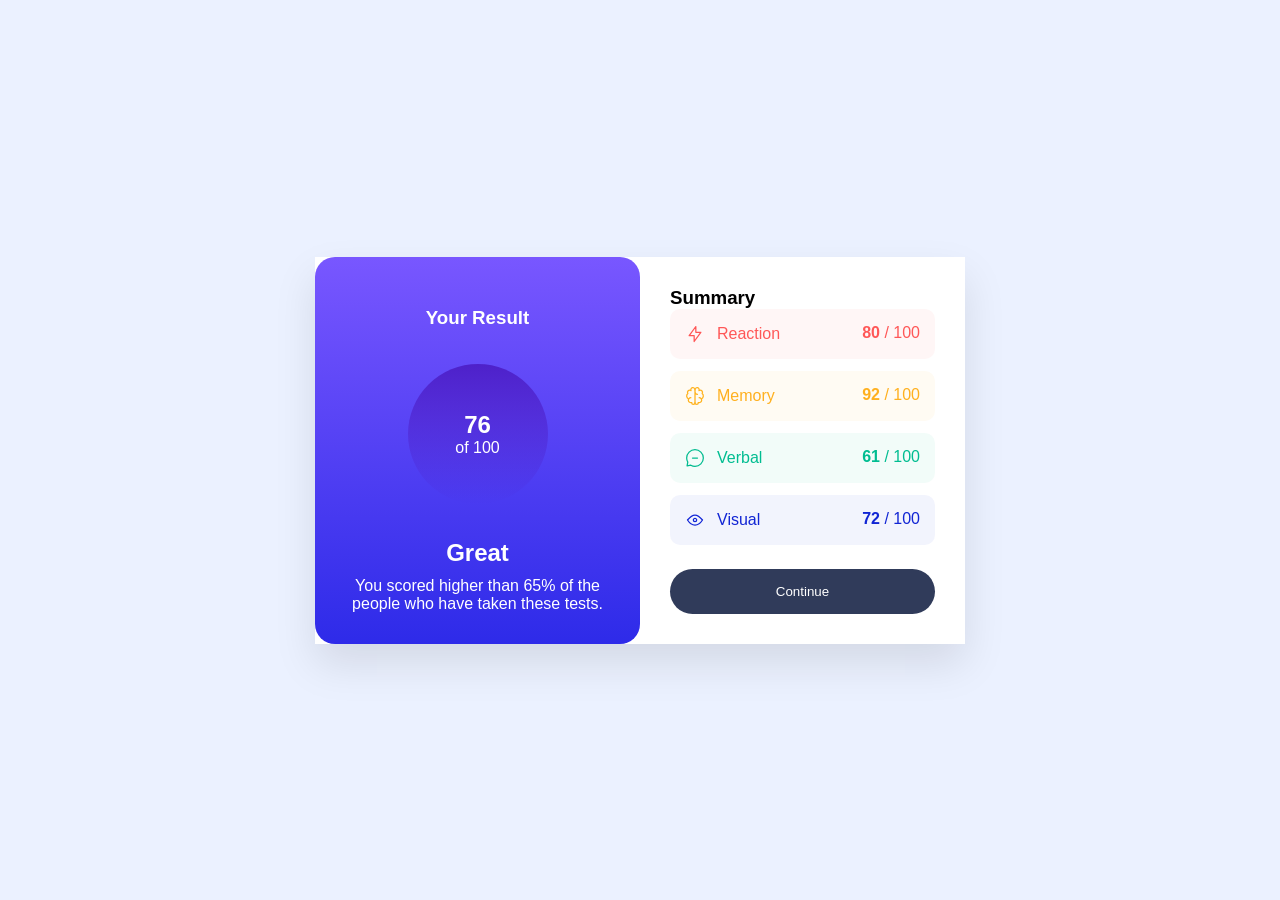
<file: index.html>
<!DOCTYPE html>
<html lang="pt-br">
<head>
  <meta charset="UTF-8">
  <meta name="viewport" content="width=device-width, initial-scale=1.0">
  <link rel="shortcut icon" href="imagens/favicon-32x32.png" type="image/x-icon">
  <title>Results Summary</title>
  <link rel="stylesheet" href="estilo/style.css">
</head>
<body>

  <main class="container">

    <!-- RESULT (lado esquerdo) -->
    <section class="result">
      <h3>Your Result</h3>

      <div class="score">
        <h1>76</h1>
        <p>of 100</p>
      </div>

      <h2>Great</h2>
      <p class="description">
        You scored higher than 65% of the people who have taken these tests.
      </p>
    </section>

    <!-- SUMMARY (lado direito) -->
    <section class="summary">
      <h3>Summary</h3>

      <div class="items">

        <div class="item reaction">
          <div class="item-title">
          <img src="imagens/icon-reaction.svg" alt="">
          <span>Reaction</span>
          </div>
          <p><strong>80</strong> / 100</p>
        </div>

        <div class="item memory">
          <div class="item-title">
          <img src="imagens/icon-memory.svg" alt="">
          <span>Memory</span>
          </div>
          <p><strong>92</strong> / 100</p>
        </div>

        <div class="item verbal">
          <div class="item-title">
          <img src="imagens/icon-verbal.svg" alt="">
          <span>Verbal</span>
          </div>
          <p><strong>61</strong> / 100</p>
        </div>

        <div class="item visual">
          <div class="item-title">
          <img src="imagens/icon-visual.svg" alt="">
          <span>Visual</span>
          </div>
          <p><strong>72</strong> / 100</p>
        </div>

      </div>

      <button>Continue</button>
    </section>

  </main>

</body>
</html>
</file>
<file: estilo/style.css>
/* RESET */
* {
  margin: 0;
  padding: 0;
  box-sizing: border-box;
}

:root {
  /* Layout */
  --width-mobile: 375px;
  --width-desktop: 1440px;

  /* Primary Colors */
  --color-primary-light-red: hsl(0, 100%, 67%);
  --color-primary-orangey-yellow: hsl(39, 100%, 56%);
  --color-primary-green-teal: hsl(166, 100%, 37%);
  --color-primary-cobalt-blue: hsl(234, 85%, 45%);

  /* Gradients */
  --color-grad-light-slate-blue: hsl(252, 100%, 67%);
  --color-grad-light-royal-blue: hsl(241, 81%, 54%);
  --color-grad-violet-blue-circle: hsla(256, 72%, 46%, 1);
  --color-grad-persian-blue-circle: hsla(241, 72%, 46%, 0);

  /* Neutral Colors */
  --color-neutral-white: hsl(0, 0%, 100%);
  --color-neutral-pale-blue: hsl(221, 100%, 96%);
  --color-neutral-light-lavender: hsl(241, 100%, 89%);
  --color-neutral-dark-gray-blue: hsl(224, 30%, 27%);

  /* Typography */
  --font-family: 'Hanken Grotesk', sans-serif;
  --font-size-body: 18px;
  --font-weight-medium: 500;
  --font-weight-bold: 700;
  --font-weight-extra-bold: 800;
}
/* BODY */
body {
  font-family: var(--font-family);
  background: var(--color-neutral-pale-blue);

  display: flex;
  justify-content: center;
  align-items: center;
  height: 100vh;
}

/* CONTAINER */
.container {
  display: flex;
  flex-direction: column;
  width: 100vw;
  min-height: 100vh;
  background: var(--color-neutral-white);
  box-shadow: 0 20px 40px rgba(0, 0, 0, 0.1);
}

/* RESULT */
.result {
  flex: 1;
  display: flex;
  flex-direction: column;
  justify-content: space-between;
  align-items: center;

  padding: 50px 30px 30px 30px;
  text-align: center;


  background: linear-gradient(to bottom, var(--color-grad-light-slate-blue), var(--color-grad-light-royal-blue)); 
  color: white;
  border-bottom-left-radius: 30px;
  border-bottom-right-radius: 30px;
}

.score {
  width: 140px;
  height: 140px;
  margin: 25px auto;
  border-radius: 50%;
  background-image: linear-gradient(to bottom, var(--color-grad-violet-blue-circle), var(--color-grad-persian-blue-circle));
  display: flex;
  flex-direction: column;
  justify-content: center;
  align-items: center;
}

/* SUMMARY */
.summary {
  flex: 1;
  display: flex;
  flex-direction: column;
  justify-content: space-between;

  background: var(--color-neutral-white);
  padding: 30px;
}

.items {
  margin:0;

  flex-grow: 1;
  display: flex;
  flex-direction: column;
  justify-content: center;
  gap: 12px;
}

/* ITEM BASE */
.item {
  display: flex;
  justify-content: space-between;
  padding: 15px;
  border-radius: 10px;
  margin-bottom: 0px;
}

.item-title {
  display: flex;
  align-items: center;
  gap: 12px;
}


.item-title img {
  width: 20px;
  height: 20px;
  object-fit: contain;
}

.reaction {
  color: var(--color-primary-light-red);
  background-color: hsla(0, 100%, 67%, 0.05);
}
.memory {
  color: var(--color-primary-orangey-yellow);
  background-color: hsla(39, 100%, 56%, 0.05);
}
.verbal {
  color: var(--color-primary-green-teal);
  background-color: hsla(166, 100%, 37%, 0.05);
}
.visual {
  color: var(--color-primary-cobalt-blue);
  background-color: hsla(234, 85%, 45%, 0.05);
}
/* BOTÃO */
button {
  width: 100%;
  padding: 15px;
  border: none;
  border-radius: 30px;
  cursor: pointer;
  background-color: var(--color-neutral-dark-gray-blue);
  color: var(--color-neutral-white);
  margin-top: 24px;
}
button:hover {
  background-image: linear-gradient(to bottom, var(--color-grad-light-slate-blue), var(--color-grad-light-royal-blue));
}
@media screen and (min-width: 768px) {
  .container {
    flex-direction: row;
    max-width: 650px;
    min-height: auto;
  }
  .result, .summary {
    width: 50%;
  }
  .result {
    border-radius: 20px;
  }

.summary {
    border-radius: 20px;
  }
}
</file>
